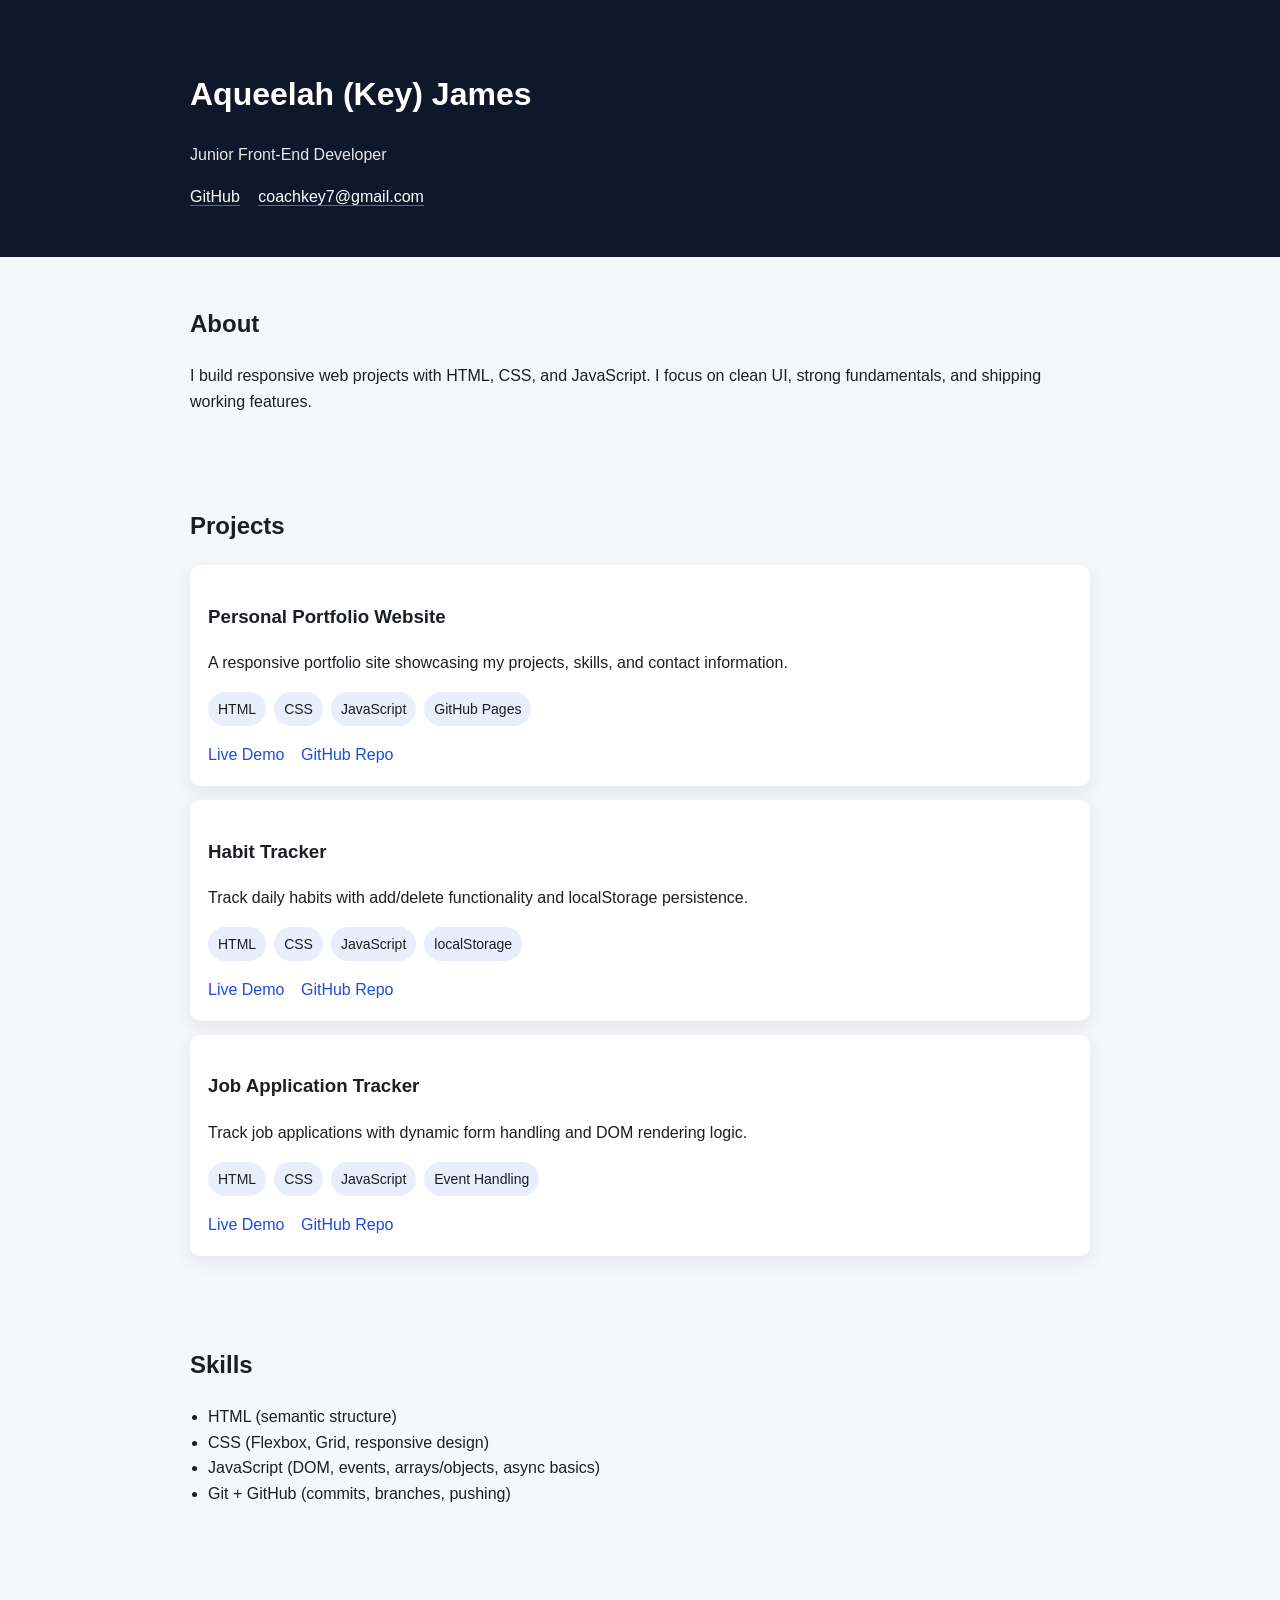
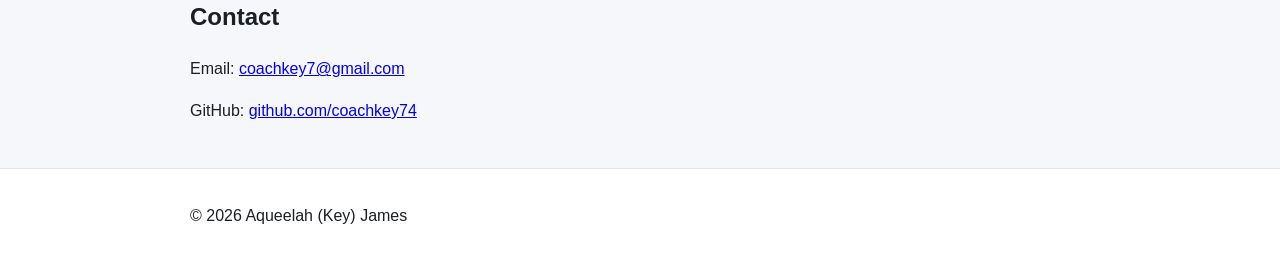
<file: docs/index.html>
<!DOCTYPE html>
<html lang="en">
<head>
    <meta charset="UTF-8">
    <meta name="viewport" content="width=device-width, initial-scale=1.0">
    <title>Aqueelah (Key) James | Junior Front-End Developer</title>
    <link rel="stylesheet" href="styles.css">
</head>
<body>
     <header class="site-header">
    <div class="container">
      <h1>Aqueelah (Key) James</h1>
      <p class="subtitle">Junior Front-End Developer</p>

      <div class="links">
        <a href="https://github.com/coachkey74" target="_blank" rel="noreferrer">GitHub</a>
        <a href="mailto:coachkey7@gmail.com">coachkey7@gmail.com</a>
      </div>
    </div>
  </header>

  <main>
    <section class="container section">
      <h2>About</h2>
      <p>
        I build responsive web projects with HTML, CSS, and JavaScript.
        I focus on clean UI, strong fundamentals, and shipping working features.
      </p>
    </section>

<section class="container section" id="projects">
  <h2>Projects</h2>

  <!-- 1) Personal Portfolio Website -->
  <article class="card">
    <h3>Personal Portfolio Website</h3>
    <p>A responsive portfolio site showcasing my projects, skills, and contact information.</p>
    <ul class="tags">
      <li>HTML</li><li>CSS</li><li>JavaScript</li><li>GitHub Pages</li>
    </ul>
    <div class="card-links">
      <a href="https://coachkey74.github.io/third_site/" target="_blank" rel="noreferrer">Live Demo</a>
      <a href="https://github.com/coachkey74/third_site" target="_blank" rel="noreferrer">GitHub Repo</a>
    </div>
  </article>

  <!-- 2) Habit Tracker -->
  <article class="card">
    <h3>Habit Tracker</h3>
    <p>Track daily habits with add/delete functionality and localStorage persistence.</p>
    <ul class="tags">
      <li>HTML</li><li>CSS</li><li>JavaScript</li><li>localStorage</li>
    </ul>
    <div class="card-links">
      <a href="https://coachkey74.github.io/habit_tracker/" target="_blank" rel="noreferrer">Live Demo</a>
      <a href="https://github.com/coachkey74/habit_tracker" target="_blank" rel="noreferrer">GitHub Repo</a>
    </div>
  </article>

  <!-- 3) Job Application Tracker -->
  <article class="card">
    <h3>Job Application Tracker</h3>
    <p>Track job applications with dynamic form handling and DOM rendering logic.</p>
    <ul class="tags">
      <li>HTML</li><li>CSS</li><li>JavaScript</li><li>Event Handling</li>
    </ul>
    <div class="card-links">
      <a href="https://coachkey74.github.io/job_tracker/" target="_blank" rel="noreferrer">Live Demo</a>
      <a href="https://github.com/coachkey74/job_tracker" target="_blank" rel="noreferrer">GitHub Repo</a>
    </div>
  </article>
</section>

      <!-- Add more cards for Job Tracker, API project, etc. -->
    </section>

    <section class="container section">
      <h2>Skills</h2>
      <ul class="skills">
        <li>HTML (semantic structure)</li>
        <li>CSS (Flexbox, Grid, responsive design)</li>
        <li>JavaScript (DOM, events, arrays/objects, async basics)</li>
        <li>Git + GitHub (commits, branches, pushing)</li>
      </ul>
    </section>

    <section class="container section">
      <h2>Contact</h2>
      <p>Email: <a href="mailto:coachkey7@gmail.com">coachkey7@gmail.com</a></p>
      <p>
        GitHub:
        <a href="https://github.com/coachkey74" target="_blank" rel="noreferrer">github.com/coachkey74</a>
      </p>
    </section>
  </main>

  <footer class="site-footer">
    <div class="container">
      <p>© <span id="year"></span> Aqueelah (Key) James</p>
    </div>
  </footer>

  <script src="app.js"></script>
</body>
</html>
</file>
<file: docs/styles.css>
* { box-sizing: border-box; }
body {
  margin: 0;
  font-family: Arial, sans-serif;
  line-height: 1.6;
  background: #f6f7fb;
  color: #1b1f24;
}

.container {
  width: min(900px, 92%);
  margin: 0 auto;
}

.site-header {
  background: #0f172a;
  color: white;
  padding: 48px 0;
}

.subtitle { margin-top: 6px; opacity: 0.9; }

.links a {
  color: white;
  text-decoration: none;
  margin-right: 14px;
  border-bottom: 1px solid rgba(255,255,255,0.35);
}

.section { padding: 28px 0; }

.card {
  background: white;
  padding: 18px;
  border-radius: 10px;
  margin: 14px 0;
  box-shadow: 0 6px 18px rgba(15, 23, 42, 0.08);
}

.tags {
  list-style: none;
  padding: 0;
  display: flex;
  flex-wrap: wrap;
  gap: 8px;
}

.tags li {
  background: #e8eefc;
  padding: 6px 10px;
  border-radius: 999px;
  font-size: 14px;
}

.card-links a {
  display: inline-block;
  margin-right: 12px;
  text-decoration: none;
  color: #1d4ed8;
}

.skills { padding-left: 18px; }

.site-footer {
  padding: 18px 0;
  background: #ffffff;
  border-top: 1px solid #e5e7eb;
}
</file>
